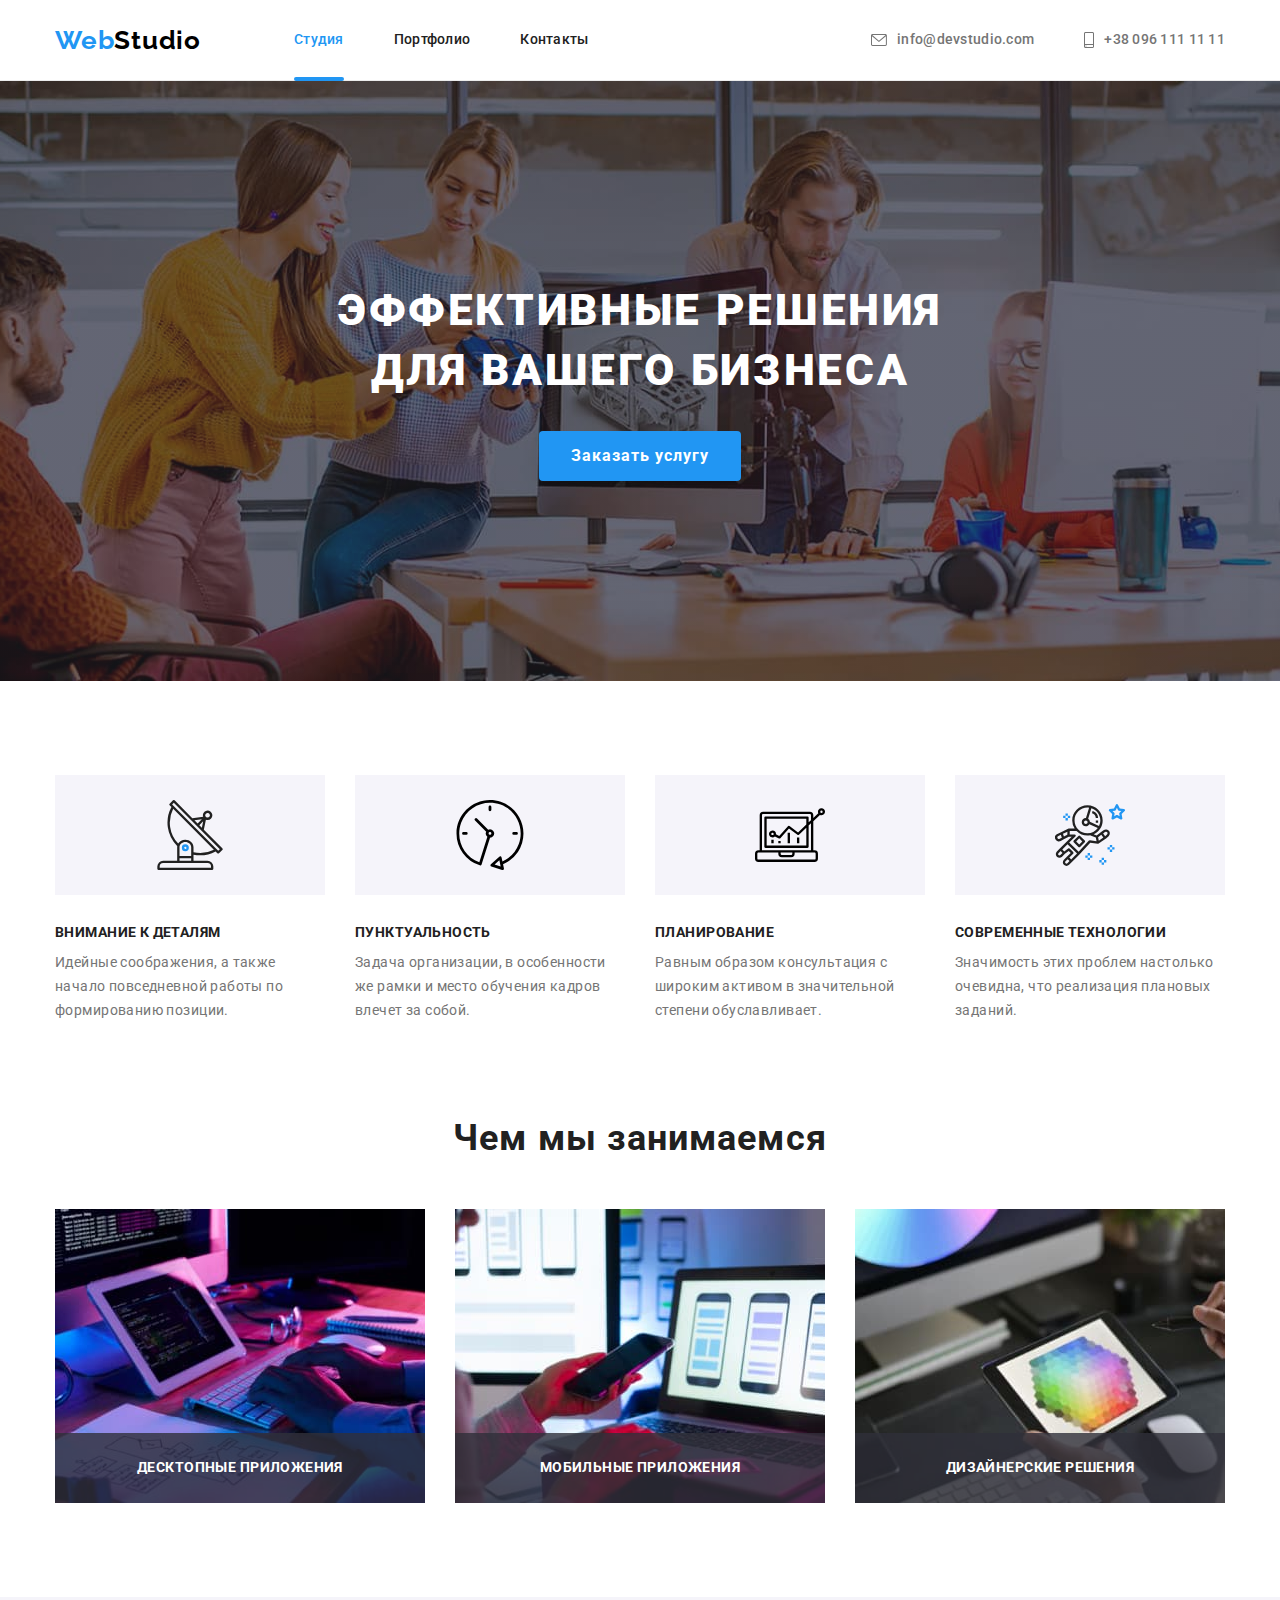
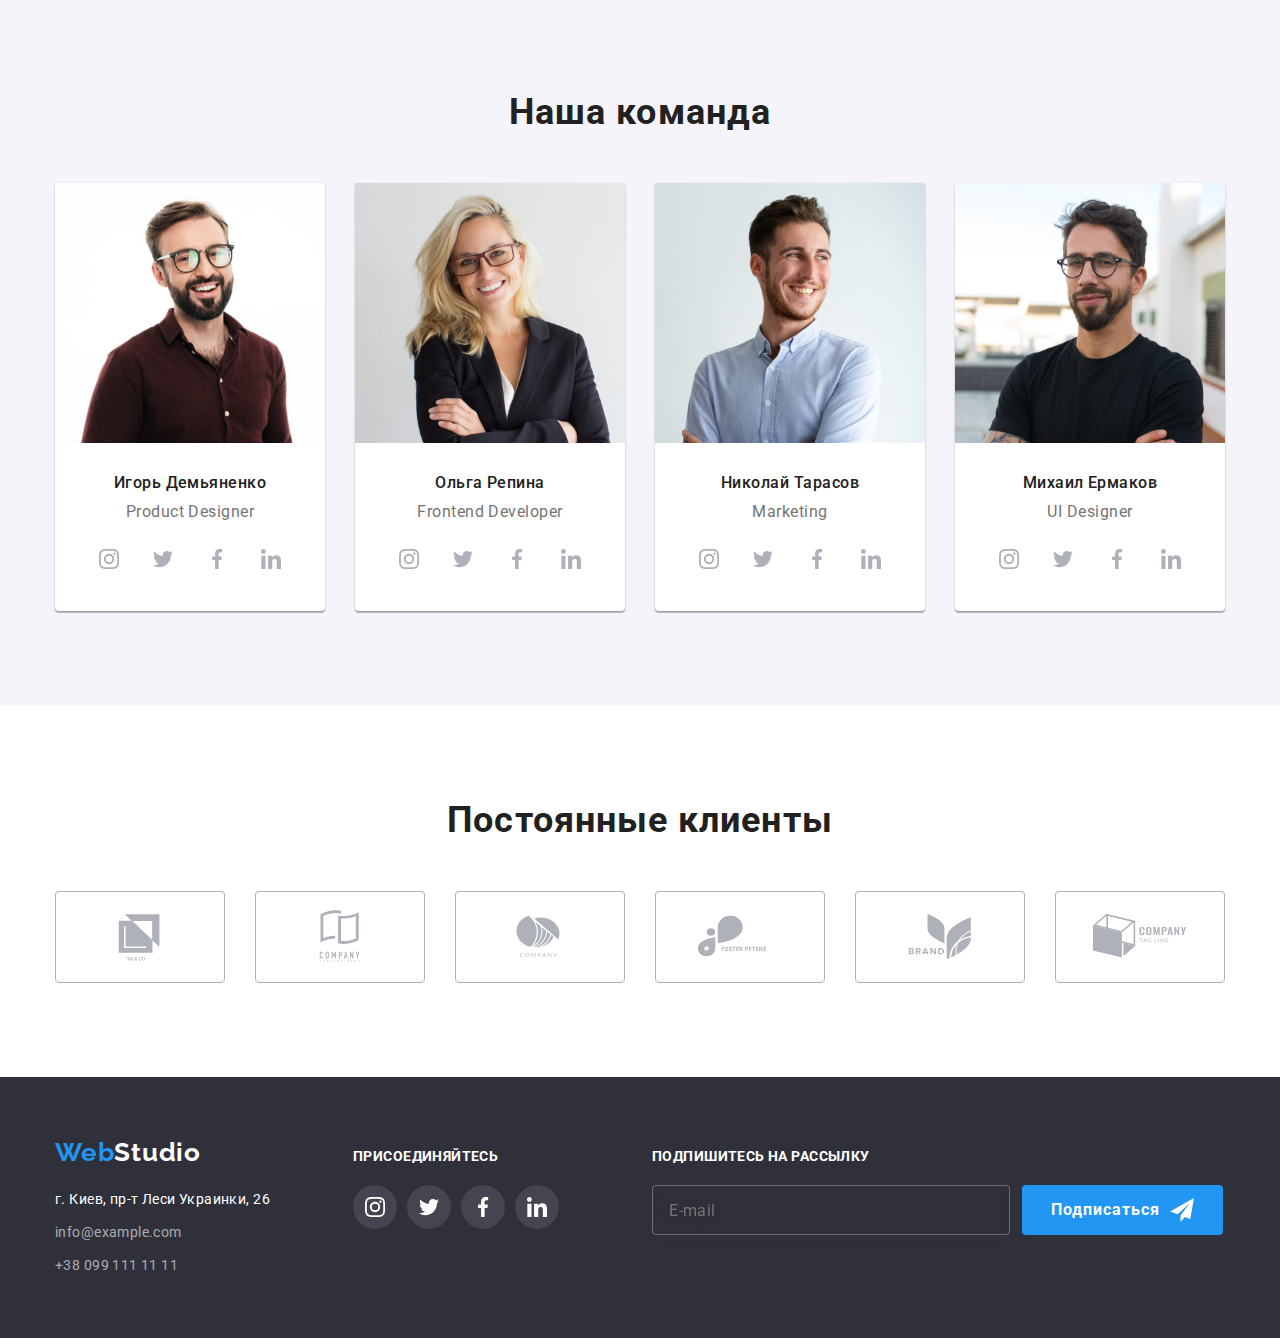
<file: index.html>
<!DOCTYPE html>
<html lang="ru">

<head>
    <meta charset="UTF-8">
    <meta http-equiv="X-UA-Compatible" content="IE=edge">
    <meta name="viewport" content="width=device-width, initial-scale=1.0">
    <title>WebStudio</title>
    <link rel="preconnect" href="https://fonts.googleapis.com">
    <link rel="preconnect" href="https://fonts.gstatic.com" crossorigin>
    <link
        href="https://fonts.googleapis.com/css2?family=Raleway:wght@700&family=Roboto:wght@400;500;700;900&display=swap"
        rel="stylesheet">
    <link rel="stylesheet"
        href="https://cdnjs.cloudflare.com/ajax/libs/modern-normalize/1.1.0/modern-normalize.min.css">
    <link rel="stylesheet" href="./css/main.min.css">
</head>

<body>
    <header class="header">
        <div class="container header__container">
            <a class="logo logo__header link" lang="en" href="">Web<span
                    class="logo logo__header--dark">Studio</span></a>
            <div class="header__wrapper">
                <nav class="nav">
                    <ul class="nav__list">
                        <li class="nav__item"><a class="nav__link nav__link--current" href="">Студия</a></li>
                        <li class="nav__item"><a class="nav__link" href="./portfolio.html">Портфолио</a>
                        </li>
                        <li class="nav__item"><a class="nav__link link" href="">Контакты</a></li>
                    </ul>
                </nav>
                <ul class="contacts">
                    <li class="contacts__item">
                        <a class="contacts__link" href="mailto:info@devstudio.com">
                            <svg class="contacts__icon" width="16px" height="12px">
                                <use href="./images/icons.svg#icon-envelope"></use>
                            </svg>info@devstudio.com
                        </a>
                    </li>
                    <li class="contacts__item">
                        <a class="contacts__link" href="tel:+380961111111">
                            <svg class="contacts__icon" width="10px" height="16px">
                                <use href="./images/icons.svg#icon-smartphone"></use>
                            </svg>+38 096 111 11 11
                        </a>
                    </li>
                </ul>
            </div>
            <button type="button" class="menu__btn">
                <svg class="menu__icon" width="40px" height="40px">
                    <use href="./images/icons.svg#icon-menu_header"></use>
                </svg>
            </button>

            <div class="menu is-hidden">
                <div class="menu__top">
                    <button type="button" class="menu__close">
                        <svg class="menu__svg-close" width="18px" height="18px">
                            <use href="./images/icons.svg#icon-Vector"></use>
                        </svg>
                    </button>
                    <nav class="mob-nav">
                        <ul class="mob-nav__list">
                            <li class="mob-nav__item"><a class="mob-nav__link mob-nav__link--current" href="">Студия</a>
                            </li>
                            <li class="mob-nav__item"><a class="mob-nav__link" href="./portfolio.html">Портфолио</a>
                            </li>
                            <li class="mob-nav__item"><a class="mob-nav__link link" href="">Контакты</a></li>
                        </ul>
                    </nav>
                </div>
                <div class="menu__bottom">
                    <ul class="mob-contacts">
                        <li class="mob-contacts__item">
                            <a class="mob-contacts__link--tel" href="tel:+380961111111">
                                +38 096 111 11 11
                            </a>
                        </li>
                        <li class="mob-contacts__item">
                            <a class="mob-contacts__link--email" href="mailto:info@devstudio.com">
                                info@devstudio.com
                            </a>
                        </li>
                    </ul>
                    <ul class="menu-soc">
                        <li class="menu-soc__item"><a class="menu-soc__link" href="">Instagram</a></li>
                        <li class="menu-soc__item"><a class="menu-soc__link" href="">Twitter</a></li>
                        <li class="menu-soc__item"><a class="menu-soc__link" href="">Facebook</a></li>
                        <li class="menu-soc__item"><a class="menu-soc__link" href="">LinkedIn</a></li>
                    </ul>
                </div>
            </div>
        </div>
    </header>
    <main>
        <!-- шапка-->
        <section class="hero">
            <div class="container">
                <h1 class="hero__title">Эффективные решения для вашего бизнеса</h1>
                <button class="hero__btn" type="button" data-modal-open>Заказать услугу</button>
            </div>
        </section>
        <!-- преимущества-->
        <section class="section">
            <div class="container">
                <h2 class="visually-hidden">Наши преимущества</h2>
                <ul class="benefits">
                    <li class="benefits__item">
                        <div class="benefits__wrapper">
                            <svg class="benefits__icons" width="70px" height="70px">
                                <use href="./images/icons.svg#icon-antenna"></use>
                            </svg>
                        </div>
                        <h3 class="benefits__title">Внимание к деталям</h3>
                        <p class="benefits__text">Идейные соображения, а также начало повседневной работы по
                            формированию
                            позиции.</p>
                    </li>
                    <li class="benefits__item">
                        <div class="benefits__wrapper">
                            <svg class="benefits__icons" width="70px" height="70px">
                                <use href="./images/icons.svg#icon-clock"></use>
                            </svg>
                        </div>
                        <h3 class="benefits__title">Пунктуальность</h3>
                        <p class="benefits__text">Задача организации, в особенности же рамки и место обучения кадров
                            влечет
                            за собой.</p>
                    </li>
                    <li class="benefits__item">
                        <div class="benefits__wrapper">
                            <svg class="benefits__icons" width="70px" height="70px">
                                <use href="./images/icons.svg#icon-diagram"></use>
                            </svg>
                        </div>
                        <h3 class="benefits__title">Планирование</h3>
                        <p class="benefits__text">Равным образом консультация с широким активом в значительной степени
                            обуславливает.</p>
                    </li>
                    <li class="benefits__item">
                        <div class="benefits__wrapper">
                            <svg class="benefits__icons" width="70px" height="70px">
                                <use href="./images/icons.svg#icon-astronaut"></use>
                            </svg>
                        </div>
                        <h3 class="benefits__title">Современные технологии</h3>
                        <p class="benefits__text">Значимость этих проблем настолько очевидна, что реализация плановых
                            заданий.</p>

                    </li>
                </ul>
            </div>
        </section>
        <!-- чем мы занимаемся-->
        <section class="section section--noPaddingTop">
            <div class="container container--about">
                <h2 class="section__title">Чем мы занимаемся</h2>
                <ul class="about">
                    <li class="about__item">
                        <img class="about__img"
                            srcset="./images/what-are-we-doing-img1.jpg 1x, ./images/what-are-we-doing-img1@2x.jpg 2x"
                            src="./images/what-are-we-doing-img1.jpg" alt="Печатает на клавиатуре" width="370"
                            height="294">
                        <p class="about__text">Десктопные приложения</p>
                    </li>
                    <li class="about__item">
                        <img class="about__img"
                            srcset="./images/what-are-we-doing-img2.jpg 1x, ./images/what-are-we-doing-img2@2x.jpg 2x"
                            src="./images/what-are-we-doing-img2.jpg" alt="Печатает на клавиатуре" width="370"
                            height="294">
                        <p class="about__text">Мобильные приложения</p>
                    </li>
                    <li class="about__item">
                        <img class="about__img"
                            srcset="./images/what-are-we-doing-img3.jpg 1x, ./images/what-are-we-doing-img3@2x.jpg 2x"
                            src="./images/what-are-we-doing-img3.jpg" alt="Печатает на клавиатуре" width="370"
                            height="294">
                        <p class="about__text">Дизайнерские решения</p>

                    </li>

                </ul>
            </div>
        </section>
        <!-- наша команда-->
        <section class="section section--otherBackground">
            <div class="container">
                <h2 class="section__title">Наша команда</h2>
                <ul class="team">
                    <li class="team__item">
                        <picture>
                            <source media="(min-width: 1200px)" srcset="./images/teams-img1.jpg 1x, 
                                ./images/teams-img1@2x.jpg 2x">
                            <source media="(min-width: 768px)" srcset="./images/tablet/teams-tablet-img1.jpg 1x, 
                                ./images/tablet/teams-tablet-img1@2x.jpg 2x">
                            <source media="(min-width: 320px)" srcset="./images/mobile/teams-mobile-img1.jpg 1x, 
                            ./images/mobile/teams-mobile-img1@2x.jpg 2x">
                            <img class="team__img" src="./images/mobile/teams-mobile-img1.jpg"
                                alt="Фото Игоря Демьяненко">
                        </picture>

                        <div class="team__wrapper">
                            <h3 class="team__title">Игорь Демьяненко</h3>
                            <p class="team__text" lang="en">Product Designer</p>
                            <ul class="socials">
                                <li class="socials__items">
                                    <a class="socials__links" href="https://www.instagram.com" target="_blank">
                                        <svg class="socials__icons" width="20px" height="20px">
                                            <use href="./images/icons.svg#icon-instagram">
                                            </use>
                                        </svg>
                                    </a>
                                </li>
                                <li class="socials__items">
                                    <a class="socials__links" href="https://twitter.com" target="_blank">
                                        <svg class="socials__icons" width="20px" height="20px">
                                            <use href="./images/icons.svg#icon-twitter">
                                            </use>
                                        </svg>
                                    </a>
                                </li>
                                <li class="socials__items">
                                    <a class="socials__links" href="https://facebook.com" target="_blank">
                                        <svg class="socials__icons" width="20px" height="20px">
                                            <use href="./images/icons.svg#icon-facebook">
                                            </use>
                                        </svg>
                                    </a>
                                </li>
                                <li class="socials__items">
                                    <a class="socials__links" href="https://linkedin.com" target="_blank">
                                        <svg class="socials__icons" width="20px" height="20px">
                                            <use href="./images/icons.svg#icon-linkedin">
                                            </use>
                                        </svg>
                                    </a>
                                </li>
                            </ul>
                        </div>
                    </li>
                    <li class="team__item">
                        <picture>
                            <source media="(min-width: 1200px)" srcset="./images/teams-img2.jpg 1x, 
                            ./images/teams-img2@2x.jpg 2x">
                            <source media="(min-width: 768px)" srcset="./images/tablet/teams-tablet-img2.jpg 1x, 
                            ./images/tablet/teams-tablet-img2@2x.jpg 2x">
                            <source media="(min-width: 320px)" srcset="./images/mobile/teams-mobile-img2.jpg 1x, 
                            ./images/mobile/teams-mobile-img2@2x.jpg 2x">
                            <img class="team__img" src="./images/mobile/teams-mobile-img2.jpg" alt="Фото Ольги Репиной">
                        </picture>
                        <div class="team__wrapper">
                            <h3 class="team__title">Ольга Репина</h3>
                            <p class="team__text" lang="en">Frontend Developer</p>
                            <ul class="socials">
                                <li class="socials__items">
                                    <a class="socials__links" href="https://www.instagram.com" target="_blank">
                                        <svg class="socials__icons" width="20px" height="20px">
                                            <use href="./images/icons.svg#icon-instagram">
                                            </use>
                                        </svg>
                                    </a>
                                </li>
                                <li class="socials__items">
                                    <a class="socials__links" href="https://twitter.com" target="_blank">
                                        <svg class="socials__icons" width="20px" height="20px">
                                            <use href="./images/icons.svg#icon-twitter">
                                            </use>
                                        </svg>
                                    </a>
                                </li>
                                <li class="socials__items">
                                    <a class="socials__links" href="https://facebook.com" target="_blank">
                                        <svg class="socials__icons" width="20px" height="20px">
                                            <use href="./images/icons.svg#icon-facebook">
                                            </use>
                                        </svg>
                                    </a>
                                </li>
                                <li class="socials__items">
                                    <a class="socials__links" href="https://linkedin.com" target="_blank">
                                        <svg class="socials__icons" width="20px" height="20px">
                                            <use href="./images/icons.svg#icon-linkedin">
                                            </use>
                                        </svg>
                                    </a>
                                </li>
                            </ul>
                        </div>

                    </li>
                    <li class="team__item">
                        <picture>
                            <source media="(min-width: 1200px)" srcset="./images/teams-img3.jpg 1x, 
                                                    ./images/teams-img3@2x.jpg 2x">
                            <source media="(min-width: 768px)" srcset="./images/tablet/teams-tablet-img3.jpg 1x, 
                                                    ./images/tablet/teams-tablet-img3@2x.jpg 2x">
                            <source media="(min-width: 320px)" srcset="./images/mobile/teams-mobile-img3.jpg 1x, 
                                                    ./images/mobile/teams-mobile-img3@2x.jpg 2x">
                            <img class="team__img" src="./images/mobile/teams-mobile-img3.jpg"
                                alt="Фото Николая Тарасова">
                        </picture>
                        <div class="team__wrapper">
                            <h3 class="team__title">Николай Тарасов</h3>
                            <p class="team__text" lang="en">Marketing</p>
                            <ul class="socials list">
                                <li class="socials__items">
                                    <a class="socials__links" href="https://www.instagram.com" target="_blank">
                                        <svg class="socials__icons" width="20px" height="20px">
                                            <use href="./images/icons.svg#icon-instagram">
                                            </use>
                                        </svg>
                                    </a>
                                </li>
                                <li class="socials__items">
                                    <a class="socials__links" href="https://twitter.com" target="_blank">
                                        <svg class="socials__icons" width="20px" height="20px">
                                            <use href="./images/icons.svg#icon-twitter">
                                            </use>
                                        </svg>
                                    </a>
                                </li>
                                <li class="socials__items">
                                    <a class="socials__links" href="https://facebook.com" target="_blank">
                                        <svg class="socials__icons" width="20px" height="20px">
                                            <use href="./images/icons.svg#icon-facebook">
                                            </use>
                                        </svg>
                                    </a>
                                </li>
                                <li class="socials__items">
                                    <a class="socials__links" href="https://linkedin.com" target="_blank">
                                        <svg class="socials__icons" width="20px" height="20px">
                                            <use href="./images/icons.svg#icon-linkedin">
                                            </use>
                                        </svg>
                                    </a>
                                </li>
                            </ul>
                        </div>
                    </li>
                    <li class="team__item">
                        <picture>
                            <source media="(min-width: 1200px)" srcset="./images/teams-img4.jpg 1x, 
                            ./images/teams-img4@2x.jpg 2x">
                            <source media="(min-width: 768px)" srcset="./images/tablet/teams-tablet-img4.jpg 1x, 
                            ./images/tablet/teams-tablet-img4@2x.jpg 2x">
                            <source media="(min-width: 320px)" srcset="./images/mobile/teams-mobile-img4.jpg 1x, 
                            ./images/mobile/teams-mobile-img4@2x.jpg 2x">
                            <img class="team__img" src="./images/mobile/teams-mobile-img4.jpg"
                                alt="Фото Михаила Ермакова">
                        </picture>
                        <div class="team__wrapper">
                            <h3 class="team__title">Михаил Ермаков</h3>
                            <p class="team__text" lang="en">UI Designer</p>
                            <ul class="socials">
                                <li class="socials__items">
                                    <a class="socials__links" href="https://www.instagram.com" target="_blank">
                                        <svg class="socials__icons" width="20px" height="20px">
                                            <use href="./images/icons.svg#icon-instagram">
                                            </use>
                                        </svg>
                                    </a>
                                </li>
                                <li class="socials__items">
                                    <a class="socials__links" href="https://twitter.com" target="_blank">
                                        <svg class="socials__icons" width="20px" height="20px">
                                            <use href="./images/icons.svg#icon-twitter">
                                            </use>
                                        </svg>
                                    </a>
                                </li>
                                <li class="socials__items">
                                    <a class="socials__links" href="https://facebook.com" target="_blank">
                                        <svg class="socials__icons" width="20px" height="20px">
                                            <use href="./images/icons.svg#icon-facebook">
                                            </use>
                                        </svg>
                                    </a>
                                </li>
                                <li class="socials__items">
                                    <a class="socials__links" href="https://linkedin.com" target="_blank">
                                        <svg class="socials__icons" width="20px" height="20px">
                                            <use href="./images/icons.svg#icon-linkedin">
                                            </use>
                                        </svg>
                                    </a>
                                </li>
                            </ul>
                        </div>
                    </li>
                </ul>
            </div>
        </section>
        <section class="section">
            <div class="container">
                <h2 class="section__title">Постоянные клиенты</h2>
                <ul class="clients">
                    <li class="clients__item">
                        <a class="clients__link" href="">
                            <svg class="clients__icons" width="106px" height="60px">
                                <use href="./images/icons.svg#icon-client1">
                                </use>
                            </svg>
                        </a>
                    </li>
                    <li class="clients__item">
                        <a class="clients__link" href="">
                            <svg class="clients__icons" width="106px" height="60px">
                                <use href="./images/icons.svg#icon-client2">
                                </use>
                            </svg>
                        </a>
                    </li>
                    <li class="clients__item">
                        <a class="clients__link" href="">
                            <svg class="clients__icons" width="106px" height="60px">
                                <use href="./images/icons.svg#icon-client3">
                                </use>
                            </svg>
                        </a>
                    </li>
                    <li class="clients__item">
                        <a class="clients__link" href="">
                            <svg class="clients__icons" width="106px" height="60px">
                                <use href="./images/icons.svg#icon-client4">
                                </use>
                            </svg>
                        </a>
                    </li>
                    <li class="clients__item">
                        <a class="clients__link" href="">
                            <svg class="clients__icons" width="106px" height="60px">
                                <use href="./images/icons.svg#icon-client5">
                                </use>
                            </svg>
                        </a>
                    </li>
                    <li class="clients__item">
                        <a class="clients__link" href="">
                            <svg class="clients__icons" width="106px" height="60px">
                                <use href="./images/icons.svg#icon-client6">
                                </use>
                            </svg>
                        </a>
                    </li>
                </ul>
            </div>
        </section>
    </main>

    <footer class="footer">
        <div class="container footer__container">
            <div class="footer__wrapper">
                <a class="logo logo__footer" lang="en" href="">Web<span
                        class="logo logo__footer--light">Studio</span></a>
                <address class="address">
                    <ul class="address__list">
                        <li class="address__item"><a class="address__link" href="https://goo.gl/maps/4ZLDc6fQ6jvqNeno7"
                                target="_blank" rel="noopener noreferrer">г.
                                Киев,
                                пр-т Леси
                                Украинки, 26</a>
                        </li>
                        <li class="address__item"><a class="address__link--grey"
                                href="mailto:info@example.com">info@example.com</a>
                        </li>
                        <li class="address__item"><a class="address__link--grey" href="tel:+380991111111">+38 099
                                111 11
                                11</a>
                        </li>
                    </ul>
                </address>
            </div>
            <div class="footer__wrapper">
                <h2 class="footer__soc-title">присоединяйтесь</h2>
                <ul class="footer__soc-list">
                    <li class="footer__soc-items">
                        <a class="footer__soc-links" href="https://www.instagram.com" target="_blank">
                            <svg class="footer__soc-icons" width="20px" height="20px">
                                <use href="./images/icons.svg#icon-instagram">
                                </use>
                            </svg>
                        </a>
                    </li>
                    <li class="footer__soc-items">
                        <a class="footer__soc-links" href="https://twitter.com" target="_blank">
                            <svg class="footer__soc-icons" width="20px" height="20px">
                                <use href="./images/icons.svg#icon-twitter">
                                </use>
                            </svg>
                        </a>
                    </li>
                    <li class="footer__soc-items">
                        <a class="footer__soc-links" href="https://facebook.com" target="_blank">
                            <svg class="footer__soc-icons" width="20px" height="20px">
                                <use href="./images/icons.svg#icon-facebook">
                                </use>
                            </svg>
                        </a>
                    </li>
                    <li class="footer__soc-items">
                        <a class="footer__soc-links" href="https://linkedin.com" target="_blank">
                            <svg class="footer__soc-icons" width="20px" height="20px">
                                <use href="./images/icons.svg#icon-linkedin">
                                </use>
                            </svg>
                        </a>
                    </li>
                </ul>
            </div>


            <form class="footer-form">
                <div class="footer-form__wrapper">
                    <label class="footer-form__label" for="email-footer">
                        Подпишитесь на рассылку
                    </label>
                    <input type="email" name="mailing-list" class="footer-form__input" placeholder="E-mail"
                        id="email-footer">
                </div>
                <button class="footer-form-btn" type="submit">Подписаться
                    <svg class="footer-form-btn__icon">
                        <use href="./images/icons.svg#icon-icon-send">
                        </use>
                    </svg>
                </button>
            </form>
        </div>
    </footer>

    <div class="backdrop is-hidden" data-modal>
        <div class="modal">
            <button type="button" class="modal__close" data-modal-close>
                <svg class="modal__svg-close" width="11px" height="11px">
                    <use href="./images/icons.svg#icon-Vector"></use>
                </svg>
            </button>

            <form class="modal-form">
                <p class="modal-form__title">Оставьте свои данные, мы вам перезвоним</p>
                <div class="modal-field">
                    <label for="modal-name" class="modal-form__label"> Имя</label>
                    <div class="modal-form__wrap">
                        <input type="text" name="modal-name" id="modal-name" class="modal-form__input">
                        <svg class="modal-form__svg" width="18px" height="18px">
                            <use href="./images/icons.svg#icon-person"></use>
                        </svg>
                    </div>
                </div>

                <div class="modal-field">
                    <label for="modal-tel" class="modal-form__label"> Телефон</label>
                    <div class="modal-form__wrap">
                        <input type="tel" name="modal-tel" id="modal-tel" class="modal-form__input">
                        <svg class="modal-form__svg" width="18px" height="18px">
                            <use href="./images/icons.svg#icon-phone"></use>
                        </svg>
                    </div>
                </div>

                <div class="modal-field">
                    <label for="modal-email" class="modal-form__label"> Почта</label>
                    <div class="modal-form__wrap">
                        <input type="email" name="modal-email" id="modal-email" class="modal-form__input">
                        <svg class="modal-form__svg" width="18px" height="18px">
                            <use href="./images/icons.svg#icon-email"></use>
                        </svg>
                    </div>
                </div>

                <div class="modal-field">
                    <label for="modal-comment" class="modal-form__label"> Комментарий</label>
                    <textarea name="Комментарий" id="modal-comment" placeholder="Введите текст"
                        class="modal-form__comment"></textarea>
                </div>
                <div class="modal-check">
                    <label for="privacy-check" class="modal-check__label">

                        <input type="checkbox" name="privacy-check" id="privacy-check"
                            class="modal-check__input visually-hidden">
                        <svg class="modal-check__svg" width="16px" height="15px">
                            <use href="./images/icons.svg#icon-check-area"></use>
                        </svg>
                        Соглашаюсь с рассылкой и принимаю <a href="" class="modal-check__agreement"> Условия
                            договора</a>
                    </label>
                </div>
                <button type="submit" class="modal-check__btn">Отправить</button>
            </form>
        </div>
    </div>

    <script src="./js/modal.js"></script>
    <script src="./js/mobile-menu.js"></script>
</body>

</html>
</file>
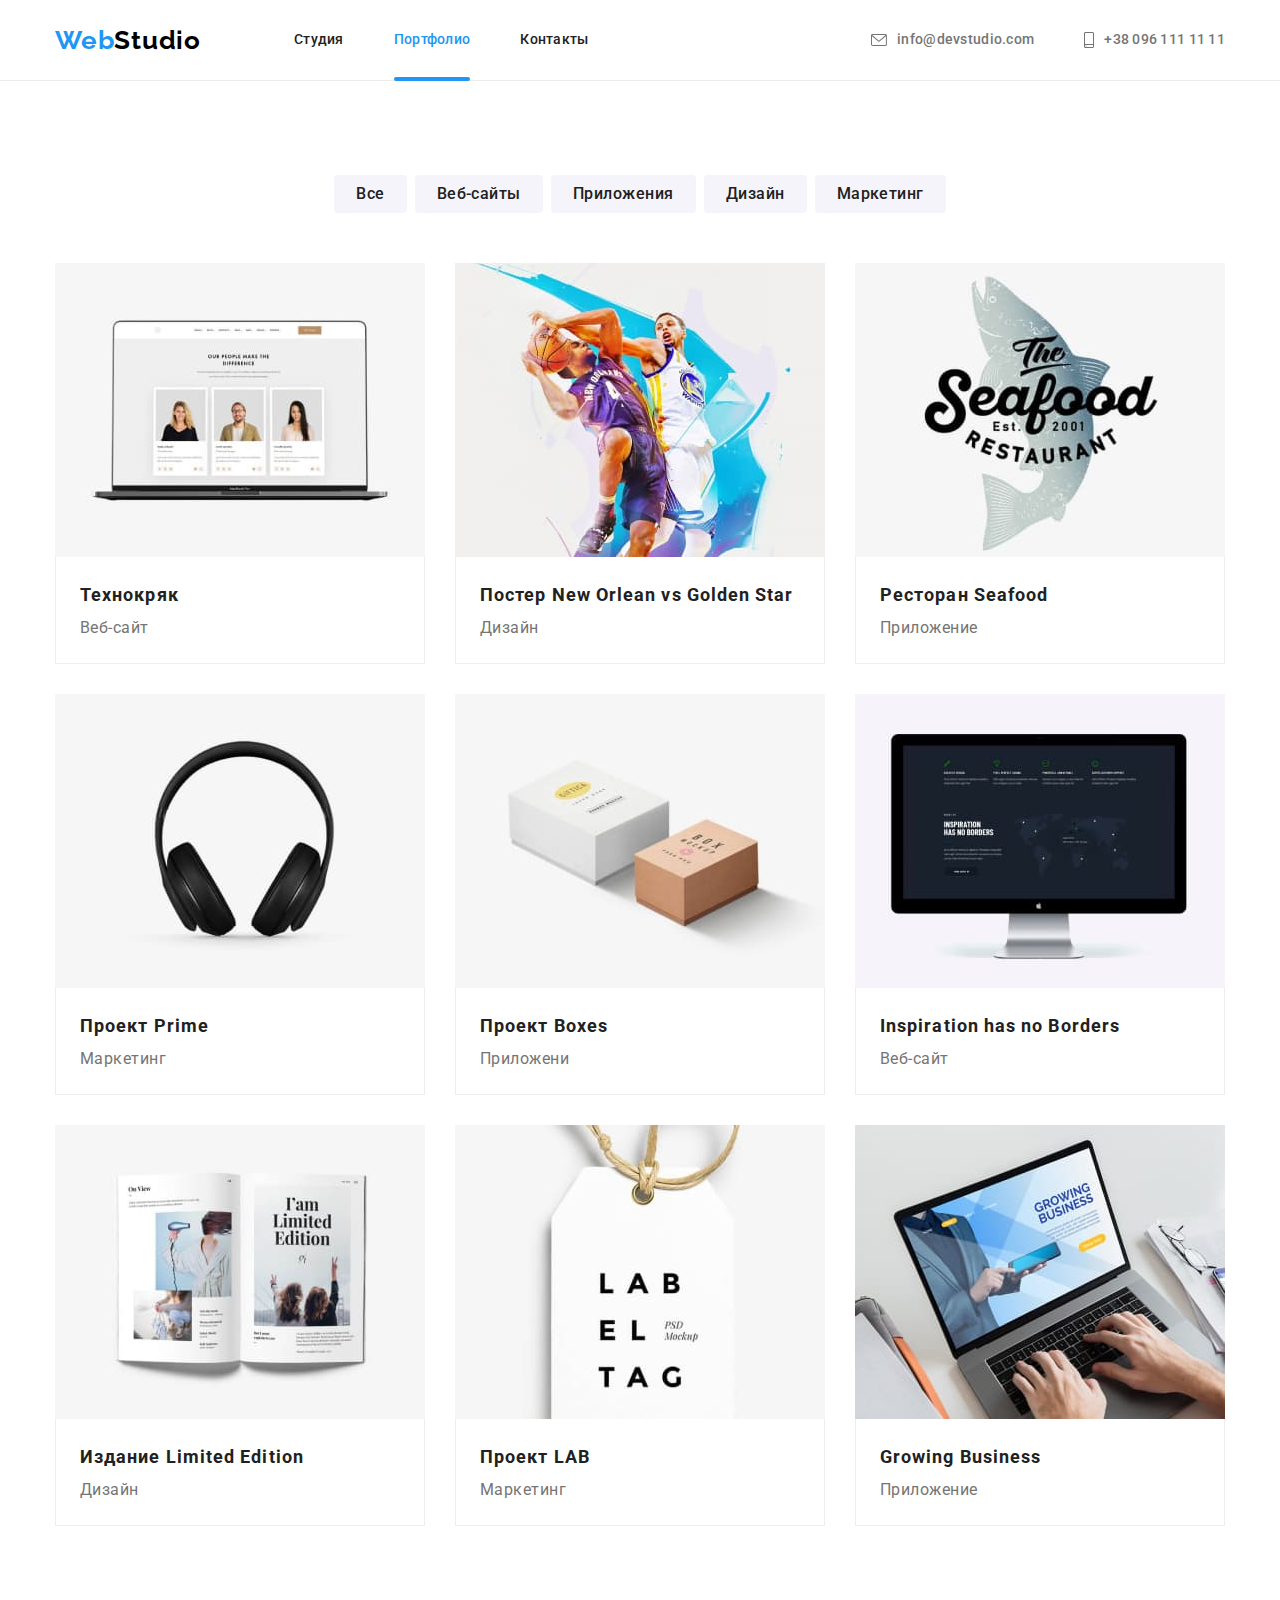
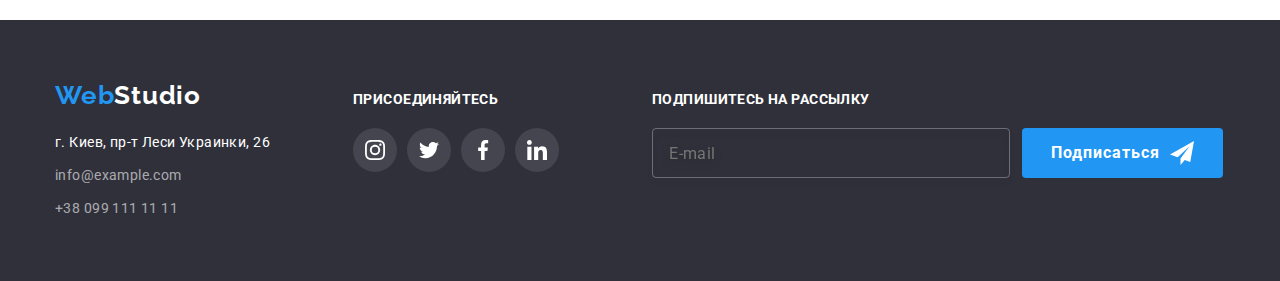
<file: portfolio.html>
<!DOCTYPE html>
<html lang="ru">

<head>
    <meta charset="UTF-8">
    <meta http-equiv="X-UA-Compatible" content="IE=edge">
    <meta name="viewport" content="width=device-width, initial-scale=1.0">
    <title>WebStudio</title>
    <link rel="preconnect" href="https://fonts.googleapis.com">
    <link rel="preconnect" href="https://fonts.gstatic.com" crossorigin>
    <link
        href="https://fonts.googleapis.com/css2?family=Raleway:wght@700&family=Roboto:wght@400;500;700;900&display=swap"
        rel="stylesheet">
    <link rel="stylesheet"
        href="https://cdnjs.cloudflare.com/ajax/libs/modern-normalize/1.1.0/modern-normalize.min.css">
    <link rel="stylesheet" href="./css/main.min.css">
</head>

<body>
    <header class="header">
        <div class="container header__container">
            <a class="logo logo__header link" lang="en" href="">Web<span
                    class="logo logo__header--dark">Studio</span></a>
            <div class="header__wrapper">
                <nav class="nav">
                    <ul class="nav__list">
                        <li class="nav__item"><a class="nav__link" href="./index.html">Студия</a></li>
                        <li class="nav__item"><a class="nav__link nav__link--current" href="">Портфолио</a>
                        </li>
                        <li class="nav__item"><a class="nav__link link" href="">Контакты</a></li>
                    </ul>
                </nav>
                <ul class="contacts">
                    <li class="contacts__item">
                        <a class="contacts__link" href="mailto:info@devstudio.com">
                            <svg class="contacts__icon" width="16px" height="12px">
                                <use href="./images/icons.svg#icon-envelope"></use>
                            </svg>info@devstudio.com
                        </a>
                    </li>
                    <li class="contacts__item">
                        <a class="contacts__link" href="tel:+380961111111">
                            <svg class="contacts__icon" width="10px" height="16px">
                                <use href="./images/icons.svg#icon-smartphone"></use>
                            </svg>+38 096 111 11 11
                        </a>
                    </li>
                </ul>
            </div>
            <button type="button" class="menu__btn">
                <svg class="menu__icon" width="40px" height="40px">
                    <use href="./images/icons.svg#icon-menu_header"></use>
                </svg>
            </button>

            <div class="menu is-hidden">
                <div class="menu__top">
                    <button type="button" class="menu__close">
                        <svg class="menu__svg-close" width="18px" height="18px">
                            <use href="./images/icons.svg#icon-Vector"></use>
                        </svg>
                    </button>
                    <nav class="mob-nav">
                        <ul class="mob-nav__list">
                            <li class="mob-nav__item"><a class="mob-nav__link" href="./index.html">Студия</a>
                            </li>
                            <li class="mob-nav__item"><a class="mob-nav__link mob-nav__link--current"
                                    href="">Портфолио</a>
                            </li>
                            <li class="mob-nav__item"><a class="mob-nav__link link" href="">Контакты</a></li>
                        </ul>
                    </nav>
                </div>
                <div class="menu__bottom">
                    <ul class="mob-contacts">
                        <li class="mob-contacts__item">
                            <a class="mob-contacts__link--tel" href="tel:+380961111111">
                                +38 096 111 11 11
                            </a>
                        </li>
                        <li class="mob-contacts__item">
                            <a class="mob-contacts__link--email" href="mailto:info@devstudio.com">
                                info@devstudio.com
                            </a>
                        </li>
                    </ul>
                    <ul class="menu-soc">
                        <li class="menu-soc__item"><a class="menu-soc__link" href="">Instagram</a></li>
                        <li class="menu-soc__item"><a class="menu-soc__link" href="">Twitter</a></li>
                        <li class="menu-soc__item"><a class="menu-soc__link" href="">Facebook</a></li>
                        <li class="menu-soc__item"><a class="menu-soc__link" href="">LinkedIn</a></li>
                    </ul>
                </div>
            </div>
        </div>
    </header>
    <main>
        <section class="portfolio section">
            <div class="container">
                <h1 class="visually-hidden">Наши работы</h1>
                <ul class="portfolio-filters">
                    <li class="portfolio-filters__item"><button class="portfolio-filters__btn"
                            type="button">Все</button>
                    </li>
                    <li class="portfolio-filters__item"><button class="portfolio-filters__btn"
                            type="button">Веб-сайты</button>
                    </li>
                    <li class="portfolio-filters__item"><button class="portfolio-filters__btn"
                            type="button">Приложения</button>
                    </li>
                    <li class="portfolio-filters__item"><button class="portfolio-filters__btn"
                            type="button">Дизайн</button></li>
                    <li class="portfolio-filters__item"><button class="portfolio-filters__btn"
                            type="button">Маркетинг</button>
                    </li>
                </ul>
                <ul class="portfolio-products">
                    <li class="portfolio-products__item">
                        <a href="" class="portfolio-products__link">
                            <div class="portfolio-img-wrapper">
                                <picture>
                                    <source media="(min-width: 1200px)" srcset="./images/portfolio1.jpg 1x, 
                                    ./images/portfolio1@2x.jpg 2x">
                                    <source media="(min-width: 768px)" srcset="./images/tablet/portfolio-tablet1.jpg 1x, 
                                    ./images/tablet/portfolio-tablet1@2x.jpg 2x">
                                    <source media="(min-width: 320px)" srcset="./images/mobile/portfolio-mobile1.jpg 1x, 
                                    ./images/mobile/portfolio-mobile1@2x.jpg 2x">
                                    <img class="team__img" src="./images/mobile/portfolio-mobile1.jpg" alt="Технокряк">
                                </picture>
                                <p class="portfolio-products__text-hover">Ресурс предлагает комплексные предложения с
                                    разным
                                    уровнем функционала и сервисов.
                                    Все это позволит посетителю получить
                                    исчерпывающие сведения о компании или частном лице.</p>
                            </div>
                            <div class="portfolio-item-wrapper">
                                <h2 class="portfolio-products__title">Технокряк</h2>
                                <p class="portfolio-products__text">Веб-сайт</p>

                            </div>
                        </a>
                    </li>
                    <li class="portfolio-products__item">
                        <a href="" class="portfolio-products__link">
                            <div class="portfolio-img-wrapper">
                                <picture>
                                    <source media="(min-width: 1200px)" srcset="./images/portfolio2.jpg 1x, 
                                    ./images/portfolio2@2x.jpg 2x">
                                    <source media="(min-width: 768px)" srcset="./images/tablet/portfolio-tablet2.jpg 1x, 
                                    ./images/tablet/portfolio-tablet2@2x.jpg 2x">
                                    <source media="(min-width: 320px)" srcset="./images/mobile/portfolio-mobile2.jpg 1x, 
                                    ./images/mobile/portfolio-mobile2@2x.jpg 2x">
                                    <img class="team__img" src="./images/mobile/portfolio-mobile2.jpg"
                                        alt="постер нью орелан против голден стар">
                                </picture>
                                <p class="portfolio-products__text-hover">Ресурс предлагает комплексные предложения с
                                    разным
                                    уровнем функционала и сервисов.
                                    Все это позволит посетителю получить
                                    исчерпывающие сведения о компании или частном лице.</p>
                            </div>
                            <div class="portfolio-item-wrapper">
                                <h2 class="portfolio-products__title">Постер New Orlean vs Golden Star</h2>
                                <p class="portfolio-products__text">Дизайн</p>
                            </div>
                        </a>
                    </li>
                    <li class="portfolio-products__item">
                        <a href="" class="portfolio-products__link">
                            <div class="portfolio-img-wrapper">
                                <picture>
                                    <source media="(min-width: 1200px)" srcset="./images/portfolio3.jpg 1x, 
                                    ./images/portfolio3@2x.jpg 2x">
                                    <source media="(min-width: 768px)" srcset="./images/tablet/portfolio-tablet3.jpg 1x, 
                                    ./images/tablet/portfolio-tablet3@2x.jpg 2x">
                                    <source media="(min-width: 320px)" srcset="./images/mobile/portfolio-mobile3.jpg 1x, 
                                    ./images/mobile/portfolio-mobile3@2x.jpg 2x">
                                    <img class="team__img" src="./images/mobile/portfolio-mobile3.jpg"
                                        alt="ресторан сеафоод">
                                </picture>

                                <p class="portfolio-products__text-hover">Ресурс предлагает комплексные предложения с
                                    разным
                                    уровнем функционала и сервисов.
                                    Все это позволит посетителю получить
                                    исчерпывающие сведения о компании или частном лице.</p>
                            </div>
                            <div class="portfolio-item-wrapper">
                                <h2 class="portfolio-products__title">Ресторан Seafood</h2>
                                <p class="portfolio-products__text">Приложение</p>
                            </div>
                        </a>
                    </li>
                    <li class="portfolio-products__item">
                        <a href="" class="portfolio-products__link">
                            <div class="portfolio-img-wrapper">
                                <picture>
                                    <source media="(min-width: 1200px)" srcset="./images/portfolio4.jpg 1x, 
                                    ./images/portfolio4@2x.jpg 2x">
                                    <source media="(min-width: 768px)" srcset="./images/tablet/portfolio-tablet4.jpg 1x, 
                                    ./images/tablet/portfolio-tablet4@2x.jpg 2x">
                                    <source media="(min-width: 320px)" srcset="./images/mobile/portfolio-mobile4.jpg 1x, 
                                    ./images/mobile/portfolio-mobile4@2x.jpg 2x">
                                    <img class="team__img" src="./images/mobile/portfolio-mobile4.jpg"
                                        alt="Проект Прайм">
                                </picture>
                                <p class="portfolio-products__text-hover">Ресурс предлагает комплексные предложения с
                                    разным
                                    уровнем функционала и сервисов.
                                    Все это позволит посетителю получить
                                    исчерпывающие сведения о компании или частном лице.</p>
                            </div>
                            <div class="portfolio-item-wrapper">
                                <h2 class="portfolio-products__title">Проект Prime</h2>
                                <p class="portfolio-products__text">Маркетинг</p>
                            </div>
                        </a>
                    </li>
                    <li class="portfolio-products__item">
                        <a href="" class="portfolio-products__link">
                            <div class="portfolio-img-wrapper">
                                <picture>
                                    <source media="(min-width: 1200px)" srcset="./images/portfolio5.jpg 1x, 
                                    ./images/portfolio5@2x.jpg 2x">
                                    <source media="(min-width: 768px)" srcset="./images/tablet/portfolio-tablet5.jpg 1x, 
                                    ./images/tablet/portfolio-tablet5@2x.jpg 2x">
                                    <source media="(min-width: 320px)" srcset="./images/mobile/portfolio-mobile5.jpg 1x, 
                                    ./images/mobile/portfolio-mobile5@2x.jpg 2x">
                                    <img class="team__img" src="./images/mobile/portfolio-mobile5.jpg"
                                        alt="Проект Боксес">
                                </picture>
                                <p class="portfolio-products__text-hover">Ресурс предлагает комплексные предложения с
                                    разным
                                    уровнем функционала и сервисов.
                                    Все это позволит посетителю получить
                                    исчерпывающие сведения о компании или частном лице.</p>
                            </div>
                            <div class="portfolio-item-wrapper">
                                <h2 class="portfolio-products__title">Проект Boxes</h2>
                                <p class="portfolio-products__text">Приложени</p>
                            </div>
                        </a>
                    </li>
                    <li class="portfolio-products__item">
                        <a href="" class="portfolio-products__link">
                            <div class="portfolio-img-wrapper">
                                <picture>
                                    <source media="(min-width: 1200px)" srcset="./images/portfolio6.jpg 1x, 
                                    ./images/portfolio6@2x.jpg 2x">
                                    <source media="(min-width: 768px)" srcset="./images/tablet/portfolio-tablet6.jpg 1x, 
                                    ./images/tablet/portfolio-tablet6@2x.jpg 2x">
                                    <source media="(min-width: 320px)" srcset="./images/mobile/portfolio-mobile6.jpg 1x, 
                                    ./images/mobile/portfolio-mobile6@2x.jpg 2x">
                                    <img class="team__img" src="./images/mobile/portfolio-mobile6.jpg"
                                        alt="Инспирайтион хас но бордерс">
                                </picture>
                                <p class="portfolio-products__text-hover">Ресурс предлагает комплексные предложения с
                                    разным
                                    уровнем функционала и сервисов.
                                    Все это позволит посетителю получить
                                    исчерпывающие сведения о компании или частном лице.</p>
                            </div>
                            <div class="portfolio-item-wrapper">
                                <h2 class="portfolio-products__title">Inspiration has no Borders</h2>
                                <p class="portfolio-products__text">Веб-сайт</p>
                            </div>
                        </a>
                    </li>
                    <li class="portfolio-products__item">
                        <a href="" class="portfolio-products__link">
                            <div class="portfolio-img-wrapper">
                                <picture>
                                    <source media="(min-width: 1200px)" srcset="./images/portfolio7.jpg 1x, 
                                    ./images/portfolio7@2x.jpg 2x">
                                    <source media="(min-width: 768px)" srcset="./images/tablet/portfolio-tablet7.jpg 1x, 
                                    ./images/tablet/portfolio-tablet7@2x.jpg 2x">
                                    <source media="(min-width: 320px)" srcset="./images/mobile/portfolio-mobile7.jpg 1x, 
                                    ./images/mobile/portfolio-mobile7@2x.jpg 2x">
                                    <img class="team__img" src="./images/mobile/portfolio-mobile7.jpg"
                                        alt="Издание лимитед эдишн">
                                </picture>
                                <p class="portfolio-products__text-hover">Ресурс предлагает комплексные предложения с
                                    разным
                                    уровнем функционала и сервисов.
                                    Все это позволит посетителю получить
                                    исчерпывающие сведения о компании или частном лице.</p>
                            </div>
                            <div class="portfolio-item-wrapper">
                                <h2 class="portfolio-products__title">Издание Limited Edition</h2>
                                <p class="portfolio-products__text">Дизайн</p>
                            </div>
                        </a>
                    </li>
                    <li class="portfolio-products__item">
                        <a href="" class="portfolio-products__link">
                            <div class="portfolio-img-wrapper">
                                <picture>
                                    <source media="(min-width: 1200px)" srcset="./images/portfolio8.jpg 1x, 
                                    ./images/portfolio8@2x.jpg 2x">
                                    <source media="(min-width: 768px)" srcset="./images/tablet/portfolio-tablet8.jpg 1x, 
                                    ./images/tablet/portfolio-tablet8@2x.jpg 2x">
                                    <source media="(min-width: 320px)" srcset="./images/mobile/portfolio-mobile8.jpg 1x, 
                                    ./images/mobile/portfolio-mobile8@2x.jpg 2x">
                                    <img class="team__img" src="./images/mobile/portfolio-mobile8.jpg" alt="Проект Лаб">
                                </picture>
                                <p class="portfolio-products__text-hover">Ресурс предлагает комплексные предложения с
                                    разным
                                    уровнем функционала и сервисов.
                                    Все это позволит посетителю получить
                                    исчерпывающие сведения о компании или частном лице.</p>
                            </div>
                            <div class="portfolio-item-wrapper">
                                <h2 class="portfolio-products__title">Проект LAB</h2>
                                <p class="portfolio-products__text">Маркетинг</p>
                            </div>
                        </a>
                    </li>
                    <li class="portfolio-products__item">
                        <a href="" class="portfolio-products__link">
                            <div class="portfolio-img-wrapper">
                                <picture>
                                    <source media="(min-width: 1200px)" srcset="./images/portfolio9.jpg 1x, 
                                    ./images/portfolio9@2x.jpg 2x">
                                    <source media="(min-width: 768px)" srcset="./images/tablet/portfolio-tablet9.jpg 1x, 
                                    ./images/tablet/portfolio-tablet9@2x.jpg 2x">
                                    <source media="(min-width: 320px)" srcset="./images/mobile/portfolio-mobile9.jpg 1x, 
                                    ./images/mobile/portfolio-mobile9@2x.jpg 2x">
                                    <img class="team__img" src="./images/mobile/portfolio-mobile9.jpg"
                                        alt="Гровинг Бизнес">
                                </picture>
                                <p class="portfolio-products__text-hover">Ресурс предлагает комплексные предложения с
                                    разным
                                    уровнем функционала и сервисов.
                                    Все это позволит посетителю получить
                                    исчерпывающие сведения о компании или частном лице.</p>
                            </div>
                            <div class="portfolio-item-wrapper">
                                <h2 class="portfolio-products__title">Growing Business</h2>
                                <p class="portfolio-products__text"> Приложение</p>
                            </div>
                        </a>
                    </li>
                </ul>
            </div>
        </section>
    </main>

    <footer class="footer">
        <div class="container footer__container">
            <div class="footer__wrapper">
                <a class="logo logo__footer" lang="en" href="">Web<span
                        class="logo logo__footer--light">Studio</span></a>
                <address class="address">
                    <ul class="address__list">
                        <li class="address__item"><a class="address__link" href="https://goo.gl/maps/4ZLDc6fQ6jvqNeno7"
                                target="_blank" rel="noopener noreferrer">г.
                                Киев,
                                пр-т Леси
                                Украинки, 26</a>
                        </li>
                        <li class="address__item"><a class="address__link--grey"
                                href="mailto:info@example.com">info@example.com</a>
                        </li>
                        <li class="address__item"><a class="address__link--grey" href="tel:+380991111111">+38 099
                                111 11
                                11</a>
                        </li>
                    </ul>
                </address>
            </div>
            <div class="footer__wrapper">
                <h2 class="footer__soc-title">присоединяйтесь</h2>
                <ul class="footer__soc-list">
                    <li class="footer__soc-items">
                        <a class="footer__soc-links" href="https://www.instagram.com" target="_blank">
                            <svg class="footer__soc-icons" width="20px" height="20px">
                                <use href="./images/icons.svg#icon-instagram">
                                </use>
                            </svg>
                        </a>
                    </li>
                    <li class="footer__soc-items">
                        <a class="footer__soc-links" href="https://twitter.com" target="_blank">
                            <svg class="footer__soc-icons" width="20px" height="20px">
                                <use href="./images/icons.svg#icon-twitter">
                                </use>
                            </svg>
                        </a>
                    </li>
                    <li class="footer__soc-items">
                        <a class="footer__soc-links" href="https://facebook.com" target="_blank">
                            <svg class="footer__soc-icons" width="20px" height="20px">
                                <use href="./images/icons.svg#icon-facebook">
                                </use>
                            </svg>
                        </a>
                    </li>
                    <li class="footer__soc-items">
                        <a class="footer__soc-links" href="https://linkedin.com" target="_blank">
                            <svg class="footer__soc-icons" width="20px" height="20px">
                                <use href="./images/icons.svg#icon-linkedin">
                                </use>
                            </svg>
                        </a>
                    </li>
                </ul>
            </div>


            <form class="footer-form">
                <div class="footer-form__wrapper">
                    <label class="footer-form__label" for="email-footer">
                        Подпишитесь на рассылку
                    </label>
                    <input type="email" name="mailing-list" class="footer-form__input" placeholder="E-mail"
                        id="email-footer">
                </div>
                <button class="footer-form-btn" type="submit">Подписаться
                    <svg class="footer-form-btn__icon">
                        <use href="./images/icons.svg#icon-icon-send">
                        </use>
                    </svg>
                </button>
            </form>
        </div>
    </footer>
    <script src="./js/mobile-menu.js"></script>
</body>

</html>
</file>
<file: css/main.min.css>
:root{--title-color: #FFFFFF;--title-color-second: #212121;--paragraph-color: #757575;--accent-color: #2196F3;--gap-between-section: 94px;--gap-in-section: 30px}body{font-family:"Roboto",sans-serif;background-color:#fff}.section{padding:60px 0}@media screen and (min-width: 1200px){.section{padding:94px 0}}.section--noPaddingTop{display:none}@media screen and (min-width: 1200px){.section--noPaddingTop{display:block;padding-top:0px}}.section--otherBackground{background-color:#f5f4fa}.section__title{font-weight:700;font-size:28px;line-height:1.18;text-align:center;letter-spacing:.03em;color:var(--title-color-second);margin-bottom:30px}@media screen and (min-width: 1200px){.section__title{font-size:36px;line-height:1.17;margin-bottom:50px}}a{text-decoration:none}ul{list-style:none;margin:0;padding:0}h1,h2,h3,h4,h5,h6,p{margin:0}img{display:block;width:100%;height:auto}.visually-hidden{position:absolute;white-space:nowrap;width:1px;height:1px;overflow:hidden;border:0;padding:0;clip:rect(0 0 0 0);clip-path:inset(50%);margin:-1px}.container{padding-left:15px;padding-right:15px;margin:0 auto}@media screen and (min-width: 480px){.container{width:480px}}@media screen and (min-width: 768px){.container{width:768px}}@media screen and (min-width: 1200px){.container{width:1200px}}.logo{font-family:"Raleway",sans-serif;font-weight:700;font-size:26px;line-height:1.19;letter-spacing:.03em;color:var(--accent-color)}@media screen and (min-width: 768px){.logo__header{margin-right:88px}}@media screen and (min-width: 1200px){.logo__header{margin-right:93px}}.logo__header--dark{color:#000}.logo__footer{display:block;margin-bottom:20px}@media screen and (max-width: 1199px){.logo__footer{text-align:center}}.logo__footer--light{color:var(--title-color)}.header{border-bottom:1px solid #ececec}.header__container{position:relative;display:flex;align-items:center}.header__wrapper{display:none}@media screen and (min-width: 768px){.header__wrapper{width:768px;display:flex}}@media screen and (min-width: 1200px){.header__wrapper{width:1200px}}.nav__list{display:flex;align-items:center;justify-content:center}.nav__item:not(:last-child){margin-right:50px}.nav__link{display:block;font-weight:500;font-size:14px;line-height:1.14;letter-spacing:.02em;color:var(--title-color-second);padding-top:32px;padding-bottom:32px;transition:color 250ms cubic-bezier(0.4, 0, 0.2, 1)}.nav__link:focus,.nav__link:hover{color:var(--accent-color)}.nav__link--current{position:relative;color:var(--accent-color)}.nav__link--current::after{position:absolute;bottom:-1px;left:0;display:block;content:"";width:100%;height:4px;background-color:var(--accent-color);border-radius:2px;transition:color 250ms cubic-bezier(0.4, 0, 0.2, 1)}.contacts{margin-left:auto}@media screen and (min-width: 768px)and (max-width: 1199px){.contacts{padding-top:21px;padding-bottom:21px}}@media screen and (min-width: 1200px){.contacts{display:flex;align-items:center;justify-content:center}}@media screen and (min-width: 768px){.contacts__item:not(:last-child){margin-bottom:10px}}@media screen and (min-width: 1200px){.contacts__item:not(:last-child){margin-right:50px;margin-bottom:0}}.contacts__link{display:flex;align-items:center;justify-content:flex-start;font-weight:500;font-size:14px;line-height:1.14;letter-spacing:.02em;color:var(--paragraph-color);transition:color 250ms cubic-bezier(0.4, 0, 0.2, 1)}.contacts__link:focus,.contacts__link:hover{color:var(--accent-color)}@media screen and (min-width: 1200px){.contacts__link{padding-top:32px;padding-bottom:32px}}.contacts__icon{fill:currentColor;margin-right:10px;transition:color 250ms cubic-bezier(0.4, 0, 0.2, 1)}.menu__btn{display:flex;align-items:center;justify-content:center;background-color:rgba(0,0,0,0);border:none;margin-left:auto;cursor:pointer;padding-top:10px;padding-bottom:10px;transition:fill 250ms cubic-bezier(0.4, 0, 0.2, 1)}.menu__btn:hover .menu__icon,.menu__btn:focus .menu__icon{fill:var(--accent-color)}@media screen and (min-width: 768px){.menu__btn{display:none}}.menu{position:fixed;top:0;left:0;display:flex;flex-direction:column;justify-content:space-between;width:100vw;height:100vh;background-color:#fff;padding-top:48px;padding-bottom:48px;padding-left:40px;z-index:2;transform:translateX(0%);transition:opacity 250ms cubic-bezier(0.4, 0, 0.2, 1),visibility 250ms cubic-bezier(0.4, 0, 0.2, 1),transform 250ms cubic-bezier(0.4, 0, 0.2, 1)}@media screen and (max-width: 479px){.menu{max-width:480px}}@media screen and (min-width: 768px){.menu{width:768px}}@media screen and (min-width: 1200px){.menu{width:1200px}}.menu.is-hidden{transform:translateX(100%)}.menu__close{position:absolute;top:10px;right:15px;display:flex;align-items:center;justify-content:center;height:40px;width:40px;background-color:rgba(0,0,0,0);border:none;cursor:pointer;transition:fill 250ms cubic-bezier(0.4, 0, 0.2, 1);outline:none}.menu__close:hover .menu__svg-close,.menu__close:focus .menu__svg-close{fill:var(--accent-color)}.mob-nav__item:not(:last-child){margin-bottom:32px}.mob-nav__link{font-weight:500;font-size:40px;line-height:1.18;letter-spacing:.02em;color:var(--title-color-second);transition:color 250ms cubic-bezier(0.4, 0, 0.2, 1)}.mob-nav__link:focus,.mob-nav__link:hover{color:var(--accent-color)}.mob-nav__link--current{position:relative;color:var(--accent-color)}.mob-nav__link--current::after{position:absolute;left:0;display:block;content:"";width:100%;height:3.7px;background-color:var(--accent-color);border-radius:2px;transition:color 250ms cubic-bezier(0.4, 0, 0.2, 1)}.mob-contacts{margin-bottom:64px}.mob-contacts__item:not(:last-child){margin-bottom:32px}.mob-contacts__link--email{font-weight:500;letter-spacing:.02em;font-size:24px;line-height:1.17;color:var(--paragraph-color)}.mob-contacts__link--tel{font-weight:500;letter-spacing:.02em;font-size:34px;line-height:1.18;color:var(--accent-color)}.menu-soc{display:flex;align-items:center;flex-wrap:wrap}.menu-soc__item{position:relative}.menu-soc__item:not(:last-child){margin-right:20px}.menu-soc__item:not(:last-child)::after{position:absolute;top:50%;left:100%;display:block;content:"";width:22px;border:1px solid rgba(33,33,33,.2);transform:rotate(90deg)}.menu-soc__link{font-weight:500;font-size:18px;line-height:1.22;letter-spacing:.02em;color:var(--accent-color)}.hero{padding:118px 0;max-width:1600px;margin-left:auto;margin-right:auto;background-color:#2f303a;background-image:linear-gradient(to right, rgba(47, 48, 58, 0.4), rgba(47, 48, 58, 0.4)),url("../images/mobile/hero-img-mobile.jpg");background-repeat:no-repeat;background-position:center;background-size:cover}@media(min-device-pixel-ratio: 2),(min-resolution: 192dpi),(min-resolution: 2dppx){.hero{background-image:linear-gradient(to right, rgba(47, 48, 58, 0.4), rgba(47, 48, 58, 0.4)),url("../images/mobile/hero-img-mobile@2x.jpg")}}@media screen and (min-width: 768px){.hero{background-image:linear-gradient(to right, rgba(47, 48, 58, 0.4), rgba(47, 48, 58, 0.4)),url("../images/tablet/hero-img-tablet.jpg")}}@media screen and (min-width: 768px)and (min-device-pixel-ratio: 2),screen and (min-width: 768px)and (min-resolution: 192dpi),screen and (min-width: 768px)and (min-resolution: 2dppx){.hero{background-image:linear-gradient(to right, rgba(47, 48, 58, 0.4), rgba(47, 48, 58, 0.4)),url("../images/tablet/hero-img-tablet@2x.jpg")}}@media screen and (min-width: 1200px){.hero{padding:200px 0;background-image:linear-gradient(to right, rgba(47, 48, 58, 0.4), rgba(47, 48, 58, 0.4)),url("../images/hero-img.jpg")}}@media screen and (min-width: 1200px)and (min-device-pixel-ratio: 2),screen and (min-width: 1200px)and (min-resolution: 192dpi),screen and (min-width: 1200px)and (min-resolution: 2dppx){.hero{background-image:linear-gradient(to right, rgba(47, 48, 58, 0.4), rgba(47, 48, 58, 0.4)),url("../images/hero-img@2x.jpg")}}.hero__title{font-weight:900;font-size:26px;line-height:1.62;text-align:center;letter-spacing:.06em;text-transform:uppercase;color:var(--title-color);margin:var(--gap-in-section);margin:0 auto;margin-bottom:var(--gap-in-section)}@media screen and (max-width: 479px){.hero__title{max-width:360px}}@media screen and (min-width: 768px){.hero__title{width:360px}}@media screen and (min-width: 1200px){.hero__title{font-size:44px;line-height:1.36;width:696px}}.hero__btn{display:block;font-family:inherit;font-weight:700;font-size:16px;line-height:1.88;text-align:center;letter-spacing:.06em;color:#fff;background:var(--accent-color);box-shadow:0px 4px 4px rgba(0,0,0,.15);border-radius:4px;cursor:pointer;padding:10px 32px;border:rgba(0,0,0,0);margin:0 auto;transition:background-color 250ms cubic-bezier(0.4, 0, 0.2, 1)}.hero__btn:hover,.hero__btn:focus{background-color:#188ce8}@media screen and (min-width: 768px){.benefits{display:flex;flex-wrap:wrap}}@media screen and (min-width: 1200px){.benefits{flex-wrap:nowrap}}.benefits__wrapper{display:flex;justify-content:center;align-items:center;width:100%;height:120px;background-color:#f5f4fa;margin-bottom:var(--gap-in-section)}.benefits__title{font-weight:700;font-size:14px;line-height:1.14;letter-spacing:.03em;text-transform:uppercase;color:var(--title-color-second);margin-bottom:10px}@media screen and (max-width: 767px){.benefits__title{text-align:center}}.benefits__text{font-size:14px;line-height:1.71;letter-spacing:.03em;color:var(--paragraph-color)}@media screen and (min-width: 480px)and (max-width: 767px){.benefits__item:not(:last-child){margin-bottom:var(--gap-in-section)}}@media screen and (min-width: 768px)and (max-width: 1199px){.benefits__item{width:calc((100% - 30px)/2)}.benefits__item:nth-child(even){margin-left:var(--gap-in-section)}.benefits__item:nth-child(-n+2){margin-bottom:var(--gap-in-section)}}@media screen and (min-width: 1200px){.benefits__item{width:calc((100% - 90px)/4)}.benefits__item:not(:first-child){margin-left:var(--gap-in-section)}}.about{display:flex}.about__text{position:absolute;bottom:0;left:0;width:100%;display:flex;justify-content:center;align-items:center;height:70px;font-weight:700;font-size:14px;line-height:1.14;letter-spacing:.03em;text-transform:uppercase;color:#fff;background-color:rgba(47,48,58,.8);transition:transform 250ms cubic-bezier(0.4, 0, 0.2, 1)}.about__item{position:relative;width:calc((100% - 60px)/3);overflow:hidden}.about__item:not(:first-child){margin-left:var(--gap-in-section)}.team{display:block}@media screen and (min-width: 768px){.team{display:flex;flex-wrap:wrap}}.team__wrapper{padding-top:var(--gap-in-section);padding-bottom:24px}@media screen and (min-width: 1200px){.team__wrapper{padding-bottom:var(--gap-in-section)}}.team__title{font-weight:500;font-size:16px;line-height:1.19;text-align:center;letter-spacing:.03em;color:var(--title-color-second);margin-bottom:10px}.team__text{font-size:16px;line-height:1.19;text-align:center;letter-spacing:.03em;color:var(--paragraph-color);margin-bottom:16px}.socials{display:flex;justify-content:center;text-align:center}.socials__items:not(:last-child){margin-right:10px}.socials__icons{fill:currentColor;transition:color 250ms cubic-bezier(0.4, 0, 0.2, 1)}.team__item{background-color:#fff;box-shadow:0px 1px 3px rgba(0,0,0,.12),0px 1px 1px rgba(0,0,0,.14),0px 2px 1px rgba(0,0,0,.2);border-radius:0px 0px 4px 4px}@media screen and (max-width: 767px){.team__item:not(:last-child){margin-bottom:var(--gap-in-section)}}@media screen and (min-width: 768px)and (max-width: 1199px){.team__item{width:calc((100% - 30px)/2)}.team__item:nth-child(even){margin-left:var(--gap-in-section)}.team__item:nth-child(-n+2){margin-bottom:var(--gap-in-section)}}@media screen and (min-width: 1200px){.team__item{width:calc((100% - 90px)/4)}.team__item:not(:first-child){margin-left:var(--gap-in-section)}}.socials__links{width:44px;height:44px;display:flex;align-items:center;justify-content:center;color:#afb1b8;border-radius:50%;transition:background-color 250ms cubic-bezier(0.4, 0, 0.2, 1),border-radius 250ms cubic-bezier(0.4, 0, 0.2, 1)}.socials__links:hover,.socials__links:focus{background-color:var(--accent-color);border-radius:50%;color:#fff}.clients{display:flex;flex-wrap:wrap}@media screen and (min-width: 1200px){.clients{flex-wrap:nowrap}}@media screen and (max-width: 767px){.clients__item{width:calc((100% - 30px)/2)}.clients__item:nth-child(even){margin-left:var(--gap-in-section)}.clients__item:not(:nth-last-child(-n+2)){margin-bottom:var(--gap-in-section)}}@media screen and (min-width: 768px)and (max-width: 1199px){.clients__item{width:calc((100% - 60px)/3)}.clients__item:not(:nth-child(3n+1)){margin-left:var(--gap-in-section)}.clients__item:not(:nth-last-child(-n+3)){margin-bottom:var(--gap-in-section)}}@media screen and (min-width: 1200px){.clients__item:not(:last-child){margin-right:var(--gap-in-section)}}.clients__link{display:flex;align-items:center;justify-content:center;height:92px;border:1px solid #afb1b8;border-radius:4px;color:#afb1b8;transition:color 250ms cubic-bezier(0.4, 0, 0.2, 1),border-color 250ms cubic-bezier(0.4, 0, 0.2, 1)}.clients__link:hover,.clients__link:focus{color:var(--accent-color);border-color:var(--accent-color)}@media screen and (min-width: 1200px){.clients__link{width:170px}}.clients__icons{fill:currentColor}.footer{background-color:#2f303a;padding-top:60px;padding-bottom:60px}@media screen and (min-width: 768px)and (max-width: 1199px){.footer__container{display:flex;align-items:baseline;flex-wrap:wrap;justify-content:space-around}}@media screen and (min-width: 1200px){.footer__container{display:flex;align-items:baseline}}.address{font-style:normal}.address__item{font-size:14px;line-height:1.71;letter-spacing:.03em}.address__item:not(:last-child){margin-bottom:9px}@media screen and (max-width: 1199px){.address__item{text-align:center}}.address__link{color:var(--title-color);transition:color 250ms cubic-bezier(0.4, 0, 0.2, 1)}.address__link:hover,.address__link:focus{color:var(--accent-color)}.address__link--grey{color:rgba(255,255,255,.6);transition:color 250ms cubic-bezier(0.4, 0, 0.2, 1)}.address__link--grey:hover,.address__link--grey:focus{color:var(--accent-color)}.footer__soc-title{font-weight:700;font-size:14px;line-height:1.14;letter-spacing:.03em;text-transform:uppercase;color:#fff;margin-bottom:20px}@media screen and (max-width: 1199px){.footer__soc-title{text-align:center}}@media screen and (max-width: 767px){.footer__wrapper{margin-bottom:60px}}@media screen and (min-width: 1200px){.footer__wrapper+.footer__wrapper{margin-left:83px}}.footer__soc-list{display:flex}@media screen and (max-width: 1199px){.footer__soc-list{justify-content:center;align-items:center}}.footer__soc-items:not(:last-child){margin-right:10px}.footer__soc-links{display:flex;align-items:center;justify-content:center;width:44px;height:44px;border-radius:50%;background-color:rgba(255,255,255,.1);color:#fff;transition:background-color 250ms cubic-bezier(0.4, 0, 0.2, 1)}.footer__soc-links:hover,.footer__soc-links:focus{background-color:var(--accent-color)}.footer__soc-icons{fill:currentColor}@media screen and (min-width: 1200px){.footer-form{display:flex;align-items:flex-end;margin-left:93px}}@media screen and (max-width: 1199px){.footer-form__wrapper{width:100%;text-align:center;margin-top:60px}}@media screen and (min-width: 1200px){.footer-form__wrapper{width:358px}}.footer-form__label{font-weight:700;font-size:14px;line-height:1.14;letter-spacing:.03em;text-transform:uppercase;color:#fff}.footer-form__input{min-width:100%;height:50px;border:1px solid rgba(255,255,255,.3);filter:drop-shadow(0px 4px 4px rgba(0, 0, 0, 0.15));border-radius:4px;background-color:rgba(0,0,0,0);padding-left:16px;margin-top:20px;font-weight:400;font-size:16px;line-height:1.25;letter-spacing:.03em;color:rgba(255,255,255,.6)}@media screen and (min-width: 1200px){.footer-form__input{min-width:358px}}.footer-form-btn{display:flex;align-items:center;justify-content:center;position:relative;font-weight:700;font-size:16px;line-height:1.88;text-align:center;letter-spacing:.06em;color:#fff;background-color:var(--accent-color);border-radius:4px;padding:10px 29px;cursor:pointer;border:rgba(0,0,0,0)}@media screen and (max-width: 1199px){.footer-form-btn{margin-right:auto;margin-left:auto;margin-top:20px}}@media screen and (min-width: 1200px){.footer-form-btn{margin-left:12px}}.footer-form-btn__icon{width:24px;height:24px;fill:#fff;margin-left:10px}.portfolio-filters{display:flex}@media screen and (max-width: 767px){.portfolio-filters{margin-bottom:40px;flex-wrap:wrap;justify-content:flex-start}}@media screen and (min-width: 768px){.portfolio-filters{margin-bottom:30px;justify-content:center}}@media screen and (min-width: 1200px){.portfolio-filters{margin-bottom:50px}}@media screen and (max-width: 767px){.portfolio-filters__item:not(:nth-child(3n+1)){margin-left:8px}.portfolio-filters__item:not(:nth-last-child(-n+2)){margin-bottom:15px}}@media screen and (min-width: 768px){.portfolio-filters__item:not(:first-child){margin-left:8px}}.portfolio-filters__btn{font-family:inherit;font-weight:500;font-size:16px;line-height:1.62;text-align:center;letter-spacing:.03em;cursor:pointer;background-color:#f5f4fa;border-radius:4px;padding:6px 22px;border:rgba(0,0,0,0);color:var(--title-color-second);transition:background-color 250ms cubic-bezier(0.4, 0, 0.2, 1),box-shadow 250ms cubic-bezier(0.4, 0, 0.2, 1),color 250ms cubic-bezier(0.4, 0, 0.2, 1)}.portfolio-filters__btn:focus,.portfolio-filters__btn:hover{background-color:var(--accent-color);box-shadow:0px 3px 1px rgba(0,0,0,.1),0px 1px 2px rgba(0,0,0,.08),0px 2px 2px rgba(0,0,0,.12);color:var(--title-color)}.portfolio-products{display:flex;flex-wrap:wrap}@media screen and (min-width: 480px)and (max-width: 767px){.portfolio-products{display:block}}.portfolio-products__title{font-weight:700;font-size:18px;line-height:2;letter-spacing:.06em;color:var(--title-color-second)}.portfolio-products__text{font-weight:400;font-size:16px;line-height:1.88;letter-spacing:.03em;color:var(--paragraph-color)}@media screen and (max-width: 1199px){.portfolio-products__item:not(:last-child){margin-bottom:var(--gap-in-section)}}@media screen and (min-width: 768px)and (max-width: 1199px){.portfolio-products__item{width:calc((100% - 30px)/2)}.portfolio-products__item:not(:nth-child(odd)){margin-left:var(--gap-in-section)}}@media screen and (min-width: 1200px){.portfolio-products__item{width:calc((100% - 60px)/3)}.portfolio-products__item:not(:nth-child(3n+1)){margin-left:var(--gap-in-section)}.portfolio-products__item:not(:nth-last-child(-n+3)){margin-bottom:var(--gap-in-section)}}.portfolio-products__link{display:flex;flex-direction:column;height:100%;transition:border 250ms cubic-bezier(0.4, 0, 0.2, 1),box-sizing 250ms cubic-bezier(0.4, 0, 0.2, 1),box-shadow 250ms cubic-bezier(0.4, 0, 0.2, 1)}.portfolio-products__link:hover,.portfolio-products__link:focus{border:1px solid #eee;box-sizing:border-box;box-shadow:0px 1px 1px rgba(0,0,0,.12),0px 4px 4px rgba(0,0,0,.06),1px 4px 6px rgba(0,0,0,.16)}.portfolio-item-wrapper{flex-grow:1;padding-top:20px;padding-right:24px;padding-bottom:20px;padding-left:24px;border-right:1px solid #eee;border-bottom:1px solid #eee;border-left:1px solid #eee}.portfolio-img-wrapper{position:relative;overflow:hidden}.portfolio-products__text-hover{position:absolute;top:0;left:0;width:100%;height:100%;font-weight:400;font-size:18px;line-height:1.56;letter-spacing:.03em;color:#fff;background-color:rgba(33,150,243,.9);padding:63px 24px;transform:translateY(101%);transition:transform 250ms cubic-bezier(0.4, 0, 0.2, 1)}.portfolio-products__link:hover .portfolio-products__text-hover,.portfolio-products__link:focus .portfolio-products__text-hover{transform:translateY(0)}.backdrop{position:fixed;top:0;left:0;width:100vw;height:100vh;background-color:rgba(0,0,0,.2);transition:opacity 250ms cubic-bezier(0.4, 0, 0.2, 1),visibility 250ms cubic-bezier(0.4, 0, 0.2, 1)}.backdrop.is-hidden .modal{transform:translate(-50%, -50%) scale(1.5)}.modal{position:absolute;top:50%;left:50%;transform:translate(-50%, -50%) scale(1);min-height:609px;background-color:#fff;box-shadow:0px 1px 3px rgba(0,0,0,.12),0px 1px 1px rgba(0,0,0,.14),0px 2px 1px rgba(0,0,0,.2);border-radius:4px;transition:transform 250ms cubic-bezier(0.4, 0, 0.2, 1)}@media screen and (max-width: 479px){.modal{max-width:450px}}@media screen and (min-width: 480px){.modal{width:450px}}@media screen and (min-width: 1200px){.modal{width:528px;min-height:581px}}.modal__close{position:absolute;top:8px;right:8px;display:flex;align-items:center;justify-content:center;height:30px;width:30px;background-color:#fff;border:1px solid rgba(0,0,0,.1);border-radius:50%;cursor:pointer;transition:fill 250ms cubic-bezier(0.4, 0, 0.2, 1);outline:none}.modal__close:hover .modal__svg-close,.modal__close:focus .modal__svg-close{fill:var(--accent-color)}.is-hidden{opacity:0;pointer-events:none;visibility:hidden}.modal-form{padding:40px}.modal-form__title{font-weight:700;font-size:20px;line-height:1.5;text-align:center;letter-spacing:.03em;color:#212121;margin-bottom:12px}@media screen and (min-width: 1200px){.modal-form__title{line-height:1.15}}.modal-field:nth-child(-n+4){margin-bottom:10px}.modal-form__label{display:block;font-weight:400;font-size:12px;line-height:1.17;letter-spacing:.01em;color:#757575}.modal-form__label:not(:last-child){margin-bottom:4px}.modal-form__wrap{position:relative}.modal-form__input{width:100%;height:40px;border:1px solid rgba(33,33,33,.2);border-radius:4px;color:#757575;padding-left:42px;background-color:rgba(0,0,0,0);outline:none}.modal-form__input:hover,.modal-form__input:focus{border:1px solid var(--accent-color)}.modal-input:hover+.modal-svg-icon,.modal-input:focus+.modal-svg-icon{fill:var(--accent-color)}.modal-form__svg{position:absolute;top:50%;left:12px;transform:translateY(-50%)}.modal-form__input:hover+.modal-form__svg,.modal-form__input:focus+.modal-form__svg{fill:var(--accent-color)}.modal-form__comment{display:block;width:100%;min-height:120px;padding:12px 16px;resize:none;font-weight:400;font-size:12px;line-height:1.17;letter-spacing:.01em;color:#757575;border:1px solid rgba(33,33,33,.2);border-radius:4px;outline:none}.modal-form__comment::placeholder{font-weight:400;font-size:12px;line-height:1.17;letter-spacing:.01em;color:rgba(117,117,117,.5)}.modal-form__comment:hover,.modal-form__comment:focus{border-color:var(--accent-color)}.modal-check{display:flex;align-items:center;margin-top:20px;justify-content:center}.modal-check__label{display:flex;align-items:center;font-weight:400;font-size:12px;line-height:1.17;letter-spacing:.03em;color:#757575;transition:fill 250ms cubic-bezier(0.4, 0, 0.2, 1),background-image 250ms cubic-bezier(0.4, 0, 0.2, 1)}@media screen and (min-width: 1200px){.modal-check__label{font-size:14px;line-height:1.71}}.modal-check__svg{margin-right:8px}.modal-check__input:checked+.modal-check__svg{fill:var(--accent-color);background-image:url(../images/check.svg);background-repeat:no-repeat;background-size:contain;background-origin:border-box}.modal-check__agreement{color:var(--accent-color);margin-left:6px;text-decoration:underline}.modal-check__btn{display:block;background-color:var(--accent-color);box-shadow:0px 4px 4px rgba(0,0,0,.15);border-radius:4px;padding:10px 56px;font-weight:700;font-size:16px;line-height:1.88;text-align:center;letter-spacing:.06em;color:#fff;cursor:pointer;margin:0 auto;margin-top:30px;border:rgba(0,0,0,0);transition:background-color 250ms cubic-bezier(0.4, 0, 0.2, 1)}.modal-check__btn:hover,.modal-check__btn:focus{background-color:#188ce8}/*# sourceMappingURL=main.min.css.map */
</file>
